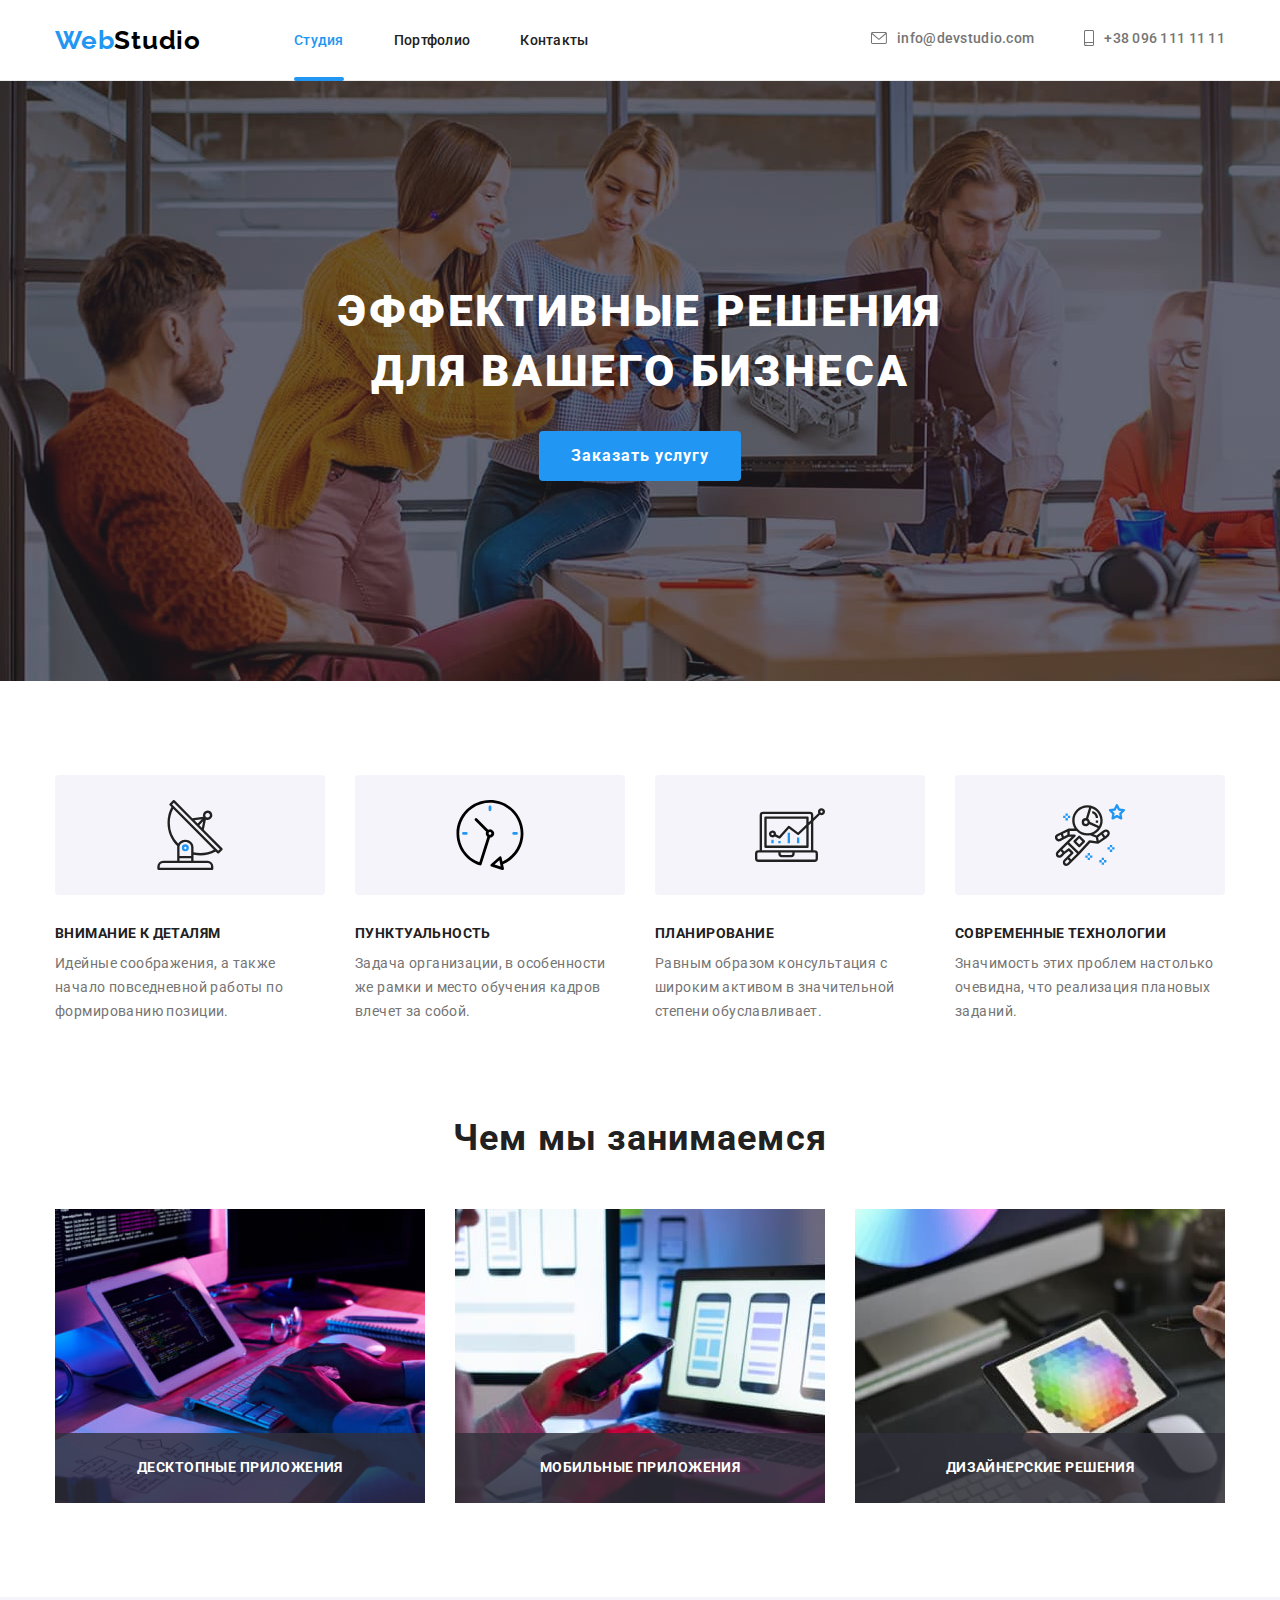
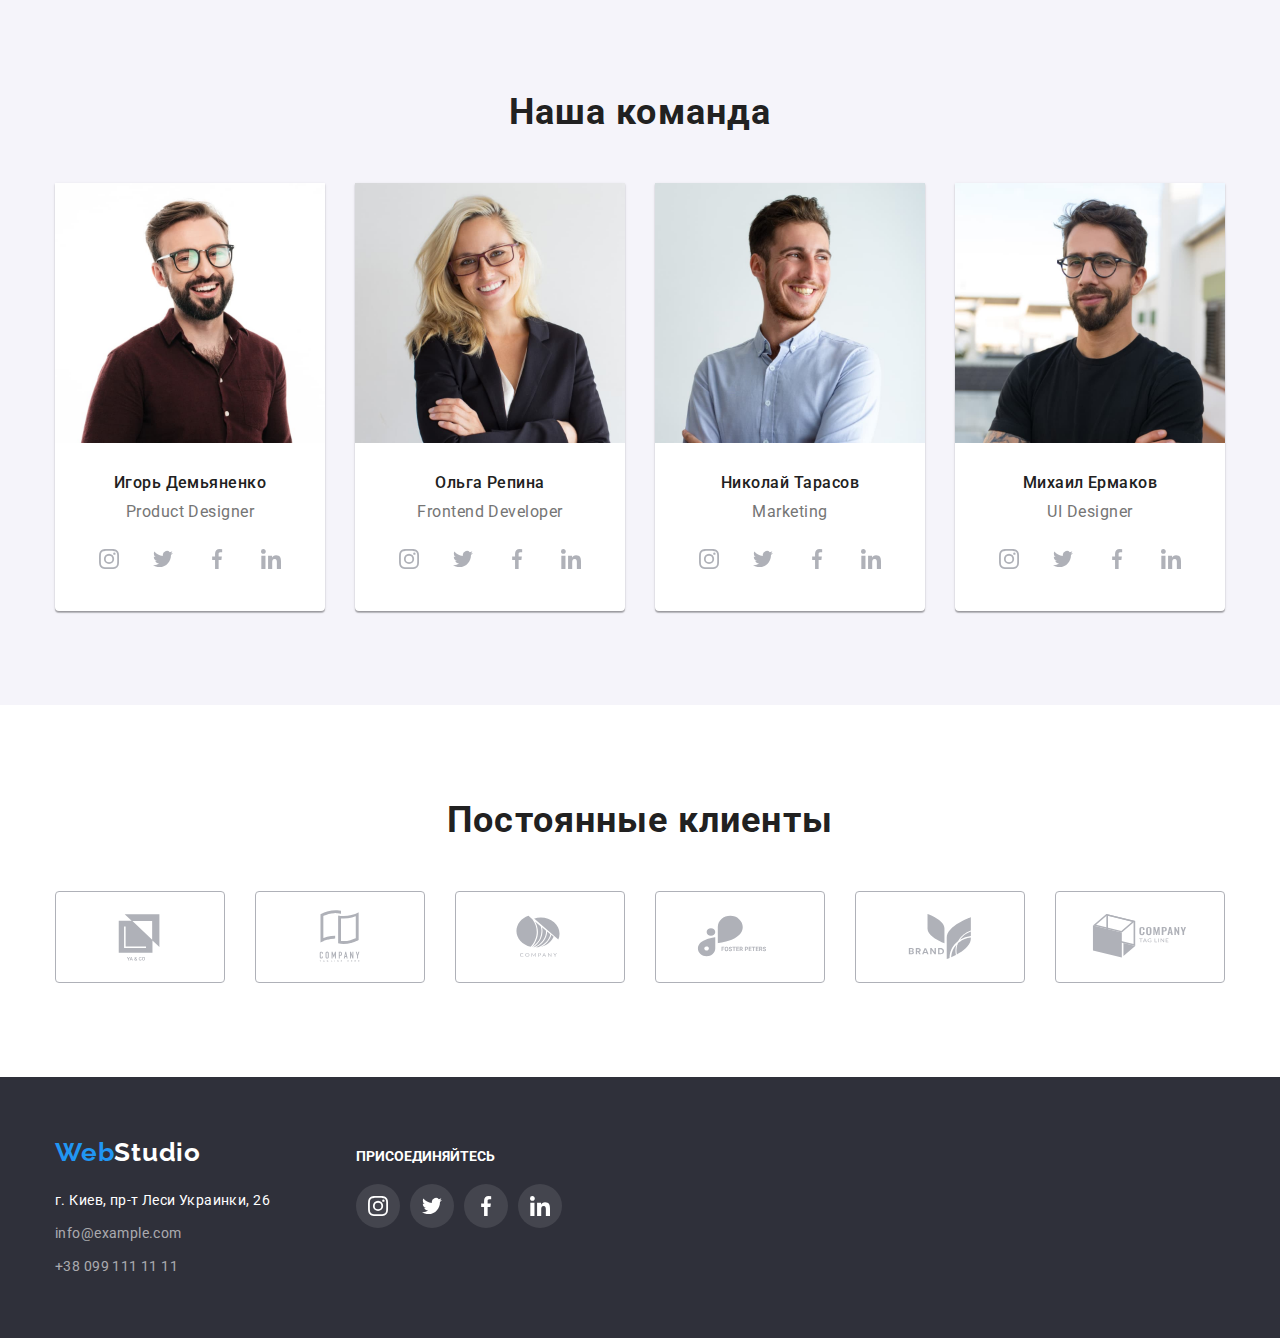
<file: index.html>
<!DOCTYPE html>
<html lang="ru">
  <head>
    <meta charset="UTF-8" />
    <meta http-equiv="X-UA-Compatible" content="IE=edge" />
    <meta name="viewport" content="width=device-width, initial-scale=1.0" />
    <title>WebStudio</title>
    <link rel="preconnect" href="https://fonts.googleapis.com" />
    <link rel="preconnect" href="https://fonts.gstatic.com" crossorigin />
    <link
      href="https://fonts.googleapis.com/css2?family=Raleway:wght@700&family=Roboto:wght@400;500;700;900&display=swap"
      rel="stylesheet"
    />
    <link
      rel="stylesheet"
      href="https://cdnjs.cloudflare.com/ajax/libs/modern-normalize/1.1.0/modern-normalize.min.css"
    />
    <link rel="stylesheet" href="./css/styles.css" />
  </head>

  <body>
    <!-- Header section -->
    <header class="header">
      <div class="container">
        <a class="logo link header-logo" href="./index.html" lang="en"
          >Web<span class="studio">Studio</span></a
        >
        <nav>
          <ul class="header-list list">
            <li class="item">
              <a class="header-link active header-link-curr link" href="./index.html">Студия</a>
            </li>
            <li class="item">
              <a class="header-link active link" href="./portfolio.html">Портфолио</a>
            </li>
            <li class="item"><a class="header-link active link" href="">Контакты</a></li>
          </ul>
        </nav>
        <ul class="header-list list contacts">
          <li class="item">
            <a class="header-mail active link" href="mailto:info@devstudio.com">
              <svg class="header-icon" width="16" height="12">
                <use href="./images/hw04/icon.svg#icon-envelope"></use>
              </svg>
              info@devstudio.com
            </a>
          </li>
          <li class="item">
            <a class="header-phone active link" href="tel:+380961111111">
              <svg class="header-icon" width="10" height="16">
                <use href="./images/hw04/icon.svg#icon-smartph"></use>
              </svg>
              +38 096 111 11 11
            </a>
          </li>
        </ul>
      </div>
    </header>
    <!-- Main section -->
    <main class="main">
      <!-- Hero section -->
      <section class="hero section">
        <div class="container">
          <h1 class="main-title">Эффективные решения для вашего бизнеса</h1>
          <button class="main-btn" type="button" data-modal-open>Заказать услугу</button>
        </div>
      </section>
      <!-- Specificity section -->
      <section class="specificity section">
        <div class="container">
          <h2 class="visually-hidden">Особенности компании</h2>
          <ul class="main-list list">
            <li class="list-item">
              <div class="space">
                <svg class="specificity-icon" width="70" height="70">
                  <use href="./images/hw04/icon.svg#icon-antenna"></use>
                </svg>
              </div>
              <h3 class="list-title">Внимание к деталям</h3>
              <p class="list-text">
                Идейные соображения, а также начало повседневной работы по формированию позиции.
              </p>
            </li>
            <li class="list-item">
              <div class="space">
                <svg class="specificity-icon" width="70" height="70">
                  <use href="./images/hw04/icon.svg#icon-clock"></use>
                </svg>
              </div>
              <h3 class="list-title">Пунктуальность</h3>
              <p class="list-text">
                Задача организации, в особенности же рамки и место обучения кадров влечет за собой.
              </p>
            </li>
            <li class="list-item">
              <div class="space">
                <svg class="specificity-icon" width="70" height="70">
                  <use href="./images/hw04/icon.svg#icon-diagram"></use>
                </svg>
              </div>
              <h3 class="list-title">Планирование</h3>
              <p class="list-text">
                Равным образом консультация с широким активом в значительной степени обуславливает.
              </p>
            </li>
            <li class="list-item">
              <div class="space">
                <svg class="specificity-icon" width="70" height="70">
                  <use href="./images/hw04/icon.svg#icon-astronaut"></use>
                </svg>
              </div>
              <h3 class="list-title">Современные технологии</h3>
              <p class="list-text">
                Значимость этих проблем настолько очевидна, что реализация плановых заданий.
              </p>
            </li>
          </ul>
        </div>
      </section>
      <!-- To-do section -->
      <section class="to-do section">
        <div class="container">
          <h2 class="to-do-title">Чем мы занимаемся</h2>
          <ul class="main-list list">
            <li class="to-do-img">
              <img src="./images/hw01-main/box-1.jpg" alt="Вёрстка" width="370" />
              <p class="to-do-text">Десктопные приложения</p>
            </li>
            <li class="to-do-img">
              <img src="./images/hw01-main/box-2.jpg" alt="Процесс" width="370" />
              <p class="to-do-text">Мобильные приложения</p>
            </li>
            <li class="to-do-img">
              <img src="./images/hw01-main/box-3.jpg" alt="Палитра" width="370" />
              <p class="to-do-text">Дизайнерские решения</p>
            </li>
          </ul>
        </div>
      </section>
      <!-- Team section -->
      <section class="team section">
        <div class="container">
          <h2 class="team-title">Наша команда</h2>
          <ul class="main-list list">
            <li class="team-item">
              <img class="team-img" src="./images/hw01-main/img.jpg" alt="Designer" width="270" />
              <div class="team-info">
                <h3 class="team-person">Игорь Демьяненко</h3>
                <p class="position" lang="en">Product Designer</p>
                <ul class="team-social list">
                  <li class="social-item">
                    <a
                      class="social"
                      href=""
                      target="_blank"
                      rel="noopener noreferrer"
                      aria-label="instagram"
                    >
                      <svg class="social-icon" width="20" height="20">
                        <use href="./images/hw04/icon.svg#icon-inst"></use>
                      </svg>
                    </a>
                  </li>
                  <li class="social-item">
                    <a
                      class="social"
                      href=""
                      target="_blank"
                      rel="noopener noreferrer"
                      aria-label="twitter"
                    >
                      <svg class="social-icon" width="20" height="20">
                        <use href="./images/hw04/icon.svg#icon-twit"></use>
                      </svg>
                    </a>
                  </li>
                  <li class="social-item">
                    <a
                      class="social"
                      href=""
                      target="_blank"
                      rel="noopener noreferrer"
                      aria-label="facebook"
                    >
                      <svg class="social-icon" width="20" height="20">
                        <use href="./images/hw04/icon.svg#icon-fb"></use>
                      </svg>
                    </a>
                  </li>
                  <li class="social-item">
                    <a
                      class="social"
                      href=""
                      target="_blank"
                      rel="noopener noreferrer"
                      aria-label="linkedin"
                    >
                      <svg class="social-icon" width="20" height="20">
                        <use href="./images/hw04/icon.svg#icon-linkedin"></use>
                      </svg>
                    </a>
                  </li>
                </ul>
              </div>
            </li>
            <li class="team-item">
              <img
                class="team-img"
                src="./images/hw01-main/img-(1).jpg"
                alt="Developer"
                width="270"
              />
              <div class="team-info">
                <h3 class="team-person">Ольга Репина</h3>
                <p class="position" lang="en">Frontend Developer</p>
                <ul class="team-social list">
                  <li class="social-item">
                    <a
                      class="social"
                      href=""
                      target="_blank"
                      rel="noopener noreferrer"
                      aria-label="instagram"
                    >
                      <svg class="social-icon" width="20" height="20">
                        <use href="./images/hw04/icon.svg#icon-inst"></use>
                      </svg>
                    </a>
                  </li>
                  <li class="social-item">
                    <a
                      class="social"
                      href=""
                      target="_blank"
                      rel="noopener noreferrer"
                      aria-label="instagram"
                    >
                      <svg class="social-icon" width="20" height="20">
                        <use href="./images/hw04/icon.svg#icon-twit"></use>
                      </svg>
                    </a>
                  </li>
                  <li class="social-item">
                    <a
                      class="social"
                      href=""
                      target="_blank"
                      rel="noopener noreferrer"
                      aria-label="instagram"
                    >
                      <svg class="social-icon" width="20" height="20">
                        <use href="./images/hw04/icon.svg#icon-fb"></use>
                      </svg>
                    </a>
                  </li>
                  <li class="social-item">
                    <a
                      class="social"
                      href=""
                      target="_blank"
                      rel="noopener noreferrer"
                      aria-label="instagram"
                    >
                      <svg class="social-icon" width="20" height="20">
                        <use href="./images/hw04/icon.svg#icon-linkedin"></use>
                      </svg>
                    </a>
                  </li>
                </ul>
              </div>
            </li>
            <li class="team-item">
              <img
                class="team-img"
                src="./images/hw01-main/img-(2).jpg"
                alt="Marketing"
                width="270"
              />
              <div class="team-info">
                <h3 class="team-person">Николай Тарасов</h3>
                <p class="position" lang="en">Marketing</p>
                <ul class="team-social list">
                  <li class="social-item">
                    <a
                      class="social"
                      href=""
                      target="_blank"
                      rel="noopener noreferrer"
                      aria-label="instagram"
                    >
                      <svg class="social-icon" width="20" height="20">
                        <use href="./images/hw04/icon.svg#icon-inst"></use>
                      </svg>
                    </a>
                  </li>
                  <li class="social-item">
                    <a
                      class="social"
                      href=""
                      target="_blank"
                      rel="noopener noreferrer"
                      aria-label="instagram"
                    >
                      <svg class="social-icon" width="20" height="20">
                        <use href="./images/hw04/icon.svg#icon-twit"></use>
                      </svg>
                    </a>
                  </li>
                  <li class="social-item">
                    <a
                      class="social"
                      href=""
                      target="_blank"
                      rel="noopener noreferrer"
                      aria-label="instagram"
                    >
                      <svg class="social-icon" width="20" height="20">
                        <use href="./images/hw04/icon.svg#icon-fb"></use>
                      </svg>
                    </a>
                  </li>
                  <li class="social-item">
                    <a
                      class="social"
                      href=""
                      target="_blank"
                      rel="noopener noreferrer"
                      aria-label="instagram"
                    >
                      <svg class="social-icon" width="20" height="20">
                        <use href="./images/hw04/icon.svg#icon-linkedin"></use>
                      </svg>
                    </a>
                  </li>
                </ul>
              </div>
            </li>
            <li class="team-item">
              <img
                class="team-img"
                src="./images/hw01-main/img-(3).jpg"
                alt="UI Designer"
                width="270"
              />
              <div class="team-info">
                <h3 class="team-person">Михаил Ермаков</h3>
                <p class="position" lang="en">UI Designer</p>
                <ul class="team-social list">
                  <li class="social-item">
                    <a
                      class="social"
                      href=""
                      target="_blank"
                      rel="noopener noreferrer"
                      aria-label="instagram"
                    >
                      <svg class="social-icon" width="20" height="20">
                        <use href="./images/hw04/icon.svg#icon-inst"></use>
                      </svg>
                    </a>
                  </li>
                  <li class="social-item">
                    <a
                      class="social"
                      href=""
                      target="_blank"
                      rel="noopener noreferrer"
                      aria-label="instagram"
                    >
                      <svg class="social-icon" width="20" height="20">
                        <use href="./images/hw04/icon.svg#icon-twit"></use>
                      </svg>
                    </a>
                  </li>
                  <li class="social-item">
                    <a
                      class="social"
                      href=""
                      target="_blank"
                      rel="noopener noreferrer"
                      aria-label="instagram"
                    >
                      <svg class="social-icon" width="20" height="20">
                        <use href="./images/hw04/icon.svg#icon-fb"></use>
                      </svg>
                    </a>
                  </li>
                  <li class="social-item">
                    <a
                      class="social"
                      href=""
                      target="_blank"
                      rel="noopener noreferrer"
                      aria-label="instagram"
                    >
                      <svg class="social-icon" width="20" height="20">
                        <use href="./images/hw04/icon.svg#icon-linkedin"></use>
                      </svg>
                    </a>
                  </li>
                </ul>
              </div>
            </li>
          </ul>
        </div>
      </section>
      <!--Clients section-->
      <section class="section">
        <div class="container">
          <h2 class="clients-title">Постоянные клиенты</h2>
          <ul class="clients-list list">
            <li class="client-item">
              <a
                href=""
                class="client-link"
                target="_blank"
                rel="noopener noreferrer"
                aria-label="yaco"
              >
                <svg class="client-icon">
                  <use href="./images/hw04/icon.svg#icon-yaco"></use>
                </svg>
              </a>
            </li>
            <li class="client-item">
              <a
                href=""
                class="client-link"
                target="_blank"
                rel="noopener noreferrer"
                aria-label="tagline"
              >
                <svg class="client-icon">
                  <use href="./images/hw04/icon.svg#icon-tagline"></use>
                </svg>
              </a>
            </li>
            <li class="client-item">
              <a
                href=""
                class="client-link"
                target="_blank"
                rel="noopener noreferrer"
                aria-label="company"
              >
                <svg class="client-icon">
                  <use href="./images/hw04/icon.svg#icon-company"></use>
                </svg>
              </a>
            </li>
            <li class="client-item">
              <a
                href=""
                class="client-link"
                target="_blank"
                rel="noopener noreferrer"
                aria-label="foster"
              >
                <svg class="client-icon">
                  <use href="./images/hw04/icon.svg#icon-foster"></use>
                </svg>
              </a>
            </li>
            <li class="client-item">
              <a
                href=""
                class="client-link"
                target="_blank"
                rel="noopener noreferrer"
                aria-label="brand"
              >
                <svg class="client-icon">
                  <use href="./images/hw04/icon.svg#icon-brand"></use>
                </svg>
              </a>
            </li>
            <li class="client-item">
              <a
                href=""
                class="client-link"
                target="_blank"
                rel="noopener noreferrer"
                aria-label="company tagline"
              >
                <svg class="client-icon">
                  <use href="./images/hw04/icon.svg#icon-compan"></use>
                </svg>
              </a>
            </li>
          </ul>
        </div>
      </section>
    </main>
    <!-- Footer section -->
    <footer class="footer">
      <div class="container">
        <div>
          <a class="logo link footer-logo" href="./index.html" lang="en"
            >Web<span class="studio">Studio</span>
          </a>
          <address class="address">
            <p class="address-text">г. Киев, пр-т Леси Украинки, 26</p>
            <a class="footer-mail active link" href="mailto:info@example.com">info@example.com</a>
            <a class="footer-phone active link" href="tel:+380991111111">+38 099 111 11 11</a>
          </address>
        </div>
        <div class="join">
          <h2 class="join-title">Присоединяйтесь</h2>
          <ul class="join-list list">
            <li class="social-item">
              <a
                class="social join-bg"
                href=""
                target="_blank"
                rel="noopener noreferrer"
                aria-label="instagram"
              >
                <svg class="social-icon join-col" width="20" height="20">
                  <use href="./images/hw04/icon.svg#icon-inst"></use>
                </svg>
              </a>
            </li>
            <li class="social-item">
              <a
                class="social join-bg"
                href=""
                target="_blank"
                rel="noopener noreferrer"
                aria-label="twitter"
              >
                <svg class="social-icon join-col" width="20" height="20">
                  <use href="./images/hw04/icon.svg#icon-twit"></use>
                </svg>
              </a>
            </li>
            <li class="social-item">
              <a
                class="social join-bg"
                href=""
                target="_blank"
                rel="noopener noreferrer"
                aria-label="facebook"
              >
                <svg class="social-icon join-col" width="20" height="20">
                  <use href="./images/hw04/icon.svg#icon-fb"></use>
                </svg>
              </a>
            </li>
            <li class="social-item">
              <a
                class="social join-bg"
                href=""
                target="_blank"
                rel="noopener noreferrer"
                aria-label="linkedin"
              >
                <svg class="social-icon join-col" width="20" height="20">
                  <use href="./images/hw04/icon.svg#icon-linkedin"></use>
                </svg>
              </a>
            </li>
          </ul>
        </div>
      </div>
    </footer>
    <div data-modal class="backdrop is-hidden">
      <div class="modal">
        <button data-modal-close class="close-modal">
          <svg class="icon-close" width="18" height="18">
            <use href="./images/hw04/icon.svg#close"></use>
          </svg>
        </button>
      </div>
    </div>
    <script src="./js/modal.js"></script>
  </body>
</html>
</file>
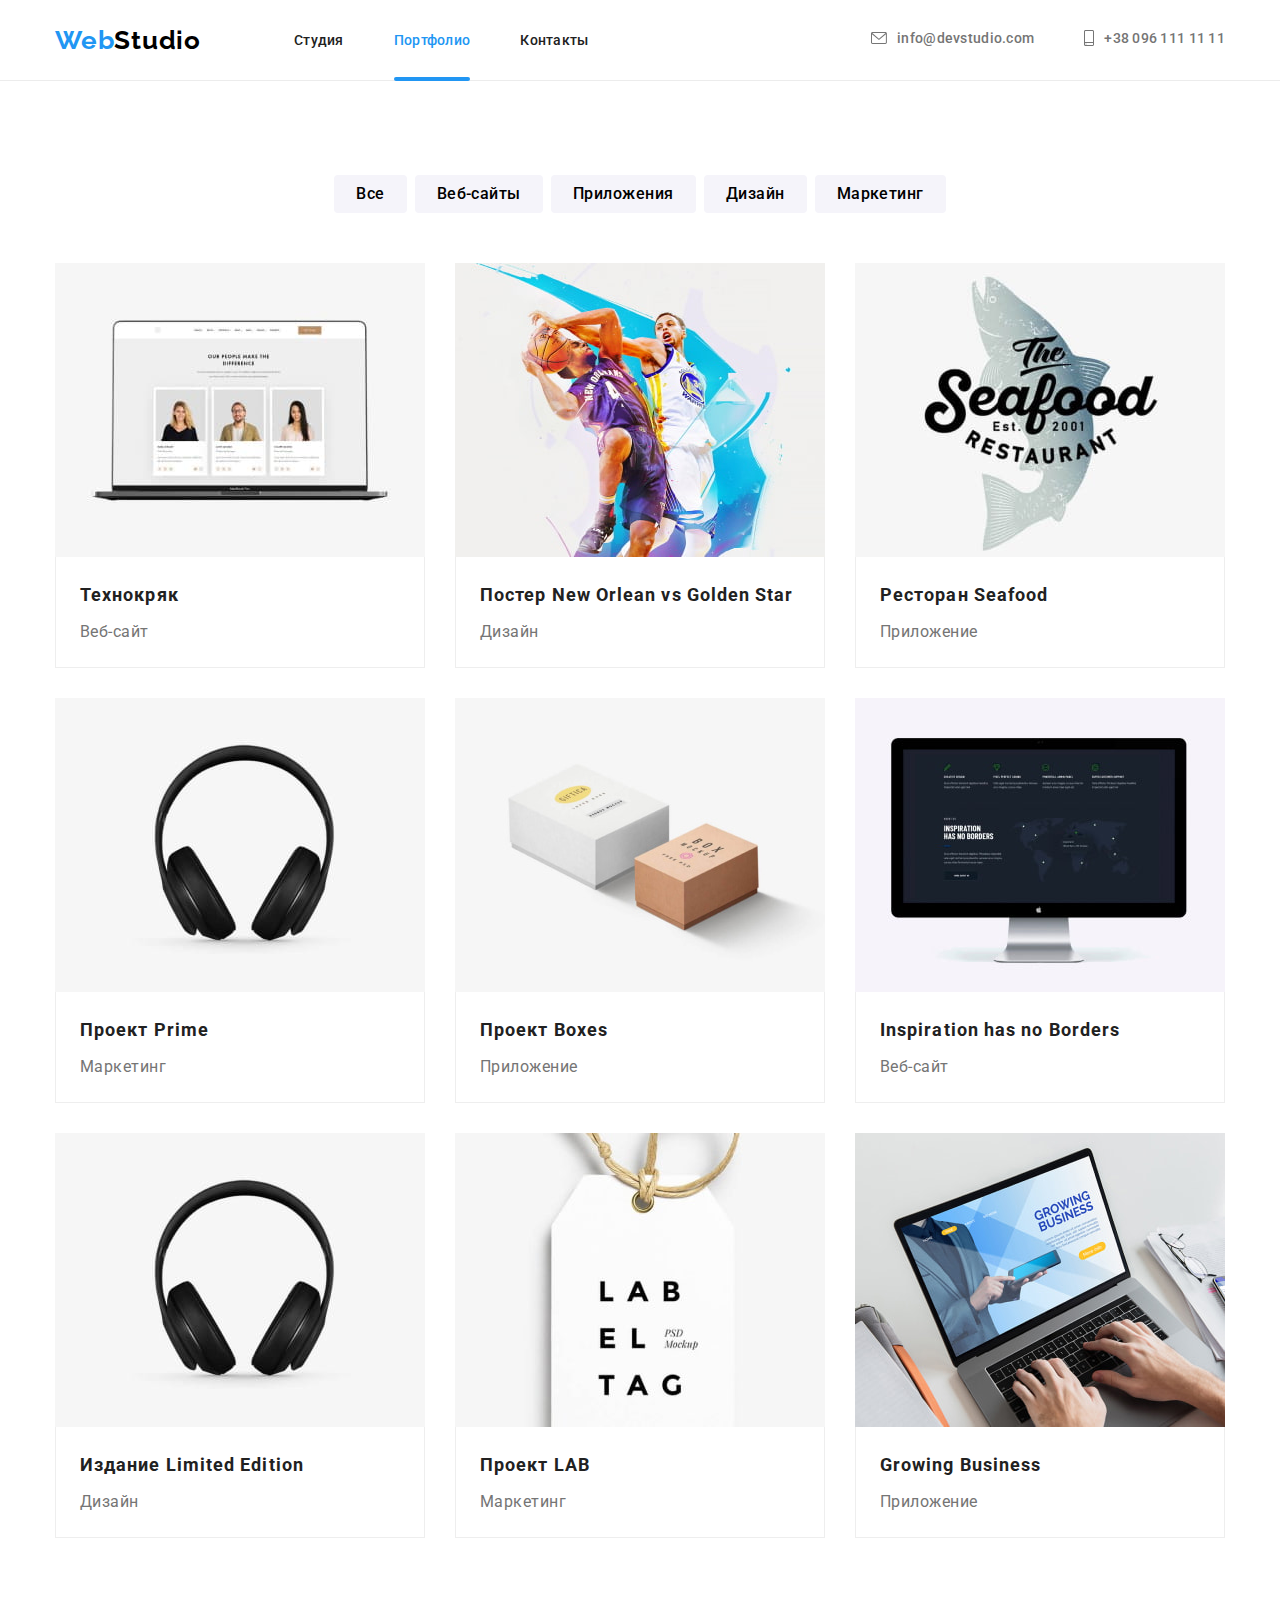
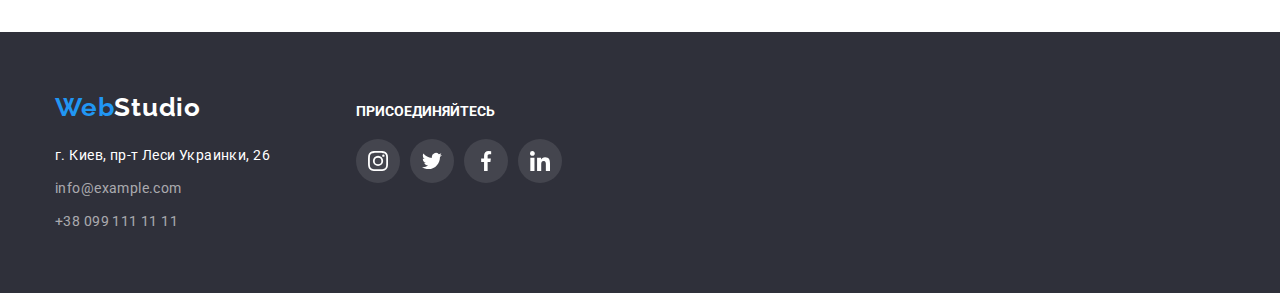
<file: portfolio.html>
<!DOCTYPE html>
<html lang="en">
  <head>
    <meta charset="UTF-8" />
    <meta http-equiv="X-UA-Compatible" content="IE=edge" />
    <meta name="viewport" content="width=device-width, initial-scale=1.0" />
    <title>Portfolio</title>
    <link rel="preconnect" href="https://fonts.googleapis.com" />
    <link rel="preconnect" href="https://fonts.gstatic.com" crossorigin />
    <link
      href="https://fonts.googleapis.com/css2?family=Raleway:wght@700&family=Roboto:wght@400;500;700;900&display=swap"
      rel="stylesheet"
    />
    <link
      rel="stylesheet"
      href="https://cdnjs.cloudflare.com/ajax/libs/modern-normalize/1.1.0/modern-normalize.min.css"
    />
    <link rel="stylesheet" href="./css/styles.css" />
  </head>

  <body>
    <header class="header">
      <div class="container">
        <a class="logo link header-logo" href="./index.html" lang="en"
          >Web<span class="studio">Studio</span>
        </a>
        <nav>
          <ul class="header-list list">
            <li class="item">
              <a class="header-link active link" href="./index.html">Студия</a>
            </li>
            <li class="item">
              <a class="header-link active header-link-curr link" href="./portfolio.html"
                >Портфолио</a
              >
            </li>
            <li class="item"><a class="header-link active link" href="">Контакты</a></li>
          </ul>
        </nav>
        <ul class="header-list list contacts">
          <li class="item">
            <a class="header-mail active link" href="mailto:info@devstudio.com">
              <svg class="header-icon" width="16" height="12">
                <use href="./images/hw04/icon.svg#icon-envelope"></use>
              </svg>
              info@devstudio.com</a
            >
          </li>
          <li class="item">
            <a class="header-phone active link" href="tel:+380961111111">
              <svg class="header-icon" width="10" height="16">
                <use href="./images/hw04/icon.svg#icon-smartph"></use>
              </svg>
              +38 096 111 11 11</a
            >
          </li>
        </ul>
      </div>
    </header>
    <main>
      <section class="portfolio section">
        <div class="container">
          <h1 class="visually-hidden">Portfolio</h1>
          <ul class="list filter">
            <li class="filter-item"><button class="portfolio-btn" type="button">Все</button></li>
            <li class="filter-item">
              <button class="portfolio-btn" type="button">Веб-сайты</button>
            </li>
            <li class="filter-item">
              <button class="portfolio-btn" type="button">Приложения</button>
            </li>
            <li class="filter-item"><button class="portfolio-btn" type="button">Дизайн</button></li>
            <li class="filter-item">
              <button class="portfolio-btn" type="button">Маркетинг</button>
            </li>
          </ul>
          <ul class="list cards">
            <li class="card-item">
              <a class="link card-link" href="">
                <div class="thumb">
                  <img
                    class="img-item"
                    src="./images/hw02-main/techno-crack.jpg"
                    alt="Технокряк"
                    width="370"
                  />
                  <div class="img-overlay">
                    <p class="img-text">
                      Ресурс предлагает комплексные предложения с разным уровнем функционала и
                      сервисов. Все это позволит посетителю получить исчерпывающие сведения о
                      компании или частном лице.
                    </p>
                  </div>
                </div>
                <div class="head-descr">
                  <h2 class="portfolio-title">Технокряк</h2>
                  <p class="portfolio-descr">Веб-сайт</p>
                </div>
              </a>
            </li>
            <li class="card-item">
              <a href="" class="card-link link">
                <div class="thumb">
                  <img
                    class="img-item"
                    src="./images/hw02-main/new-orlean-vs-golden-star.jpg"
                    alt="Постер"
                    width="370"
                  />
                  <div class="img-overlay">
                    <p class="img-text">
                      Ресурс предлагает комплексные предложения с разным уровнем функционала и
                      сервисов. Все это позволит посетителю получить исчерпывающие сведения о
                      компании или частном лице.
                    </p>
                  </div>
                </div>
                <div class="head-descr">
                  <h2 class="portfolio-title">Постер New Orlean vs Golden Star</h2>
                  <p class="portfolio-descr">Дизайн</p>
                </div>
              </a>
            </li>
            <li class="card-item">
              <a class="link card-link" href="">
                <div class="thumb">
                  <img
                    class="img-item"
                    src="./images/hw02-main/seafood.jpg"
                    alt="Ресторан"
                    width="370"
                  />
                  <div class="img-overlay">
                    <p class="img-text">
                      Ресурс предлагает комплексные предложения с разным уровнем функционала и
                      сервисов. Все это позволит посетителю получить исчерпывающие сведения о
                      компании или частном лице.
                    </p>
                  </div>
                </div>
                <div class="head-descr">
                  <h2 class="portfolio-title">Ресторан Seafood</h2>
                  <p class="portfolio-descr">Приложение</p>
                </div>
              </a>
            </li>
            <li class="card-item">
              <a class="link card-link" href="">
                <div class="thumb">
                  <img
                    class="img-item"
                    src="./images/hw02-main/prime.jpg"
                    alt="Наушники"
                    width="370"
                  />
                  <div class="img-overlay">
                    <p class="img-text">
                      Ресурс предлагает комплексные предложения с разным уровнем функционала и
                      сервисов. Все это позволит посетителю получить исчерпывающие сведения о
                      компании или частном лице.
                    </p>
                  </div>
                </div>
                <div class="head-descr">
                  <h2 class="portfolio-title">Проект Prime</h2>
                  <p class="portfolio-descr">Маркетинг</p>
                </div>
              </a>
            </li>
            <li class="card-item">
              <a class="link card-link" href="">
                <div class="thumb">
                  <img
                    class="img-item"
                    src="./images/hw02-main/boxes.jpg"
                    alt="Коробки"
                    width="370"
                  />
                  <div class="img-overlay">
                    <p class="img-text">
                      Ресурс предлагает комплексные предложения с разным уровнем функционала и
                      сервисов. Все это позволит посетителю получить исчерпывающие сведения о
                      компании или частном лице.
                    </p>
                  </div>
                </div>
                <div class="head-descr">
                  <h2 class="portfolio-title">Проект Boxes</h2>
                  <p class="portfolio-descr">Приложение</p>
                </div>
              </a>
            </li>
            <li class="card-item">
              <a class="link card-link" href="">
                <div class="thumb">
                  <img
                    class="img-item"
                    src="./images/hw02-main/no-border.jpg"
                    alt="Веб-сайт"
                    width="370"
                  />
                  <div class="img-overlay">
                    <p class="img-text">
                      Ресурс предлагает комплексные предложения с разным уровнем функционала и
                      сервисов. Все это позволит посетителю получить исчерпывающие сведения о
                      компании или частном лице.
                    </p>
                  </div>
                </div>
                <div class="head-descr">
                  <h2 class="portfolio-title">Inspiration has no Borders</h2>
                  <p class="portfolio-descr">Веб-сайт</p>
                </div>
              </a>
            </li>
            <li class="card-item">
              <a class="link card-link" href="">
                <div class="thumb">
                  <img
                    class="img-item"
                    src="./images/hw02-main/prime.jpg"
                    alt="Издание"
                    width="370"
                  />
                  <div class="img-overlay">
                    <p class="img-text">
                      Ресурс предлагает комплексные предложения с разным уровнем функционала и
                      сервисов. Все это позволит посетителю получить исчерпывающие сведения о
                      компании или частном лице.
                    </p>
                  </div>
                </div>
                <div class="head-descr">
                  <h2 class="portfolio-title">Издание Limited Edition</h2>
                  <p class="portfolio-descr">Дизайн</p>
                </div>
              </a>
            </li>
            <li class="card-item">
              <a class="link card-link" href="">
                <div class="thumb">
                  <img
                    class="img-item"
                    src="./images/hw02-main/lab.jpg"
                    alt="Эмблема"
                    width="370"
                  />
                  <div class="img-overlay">
                    <p class="img-text">
                      Ресурс предлагает комплексные предложения с разным уровнем функционала и
                      сервисов. Все это позволит посетителю получить исчерпывающие сведения о
                      компании или частном лице.
                    </p>
                  </div>
                </div>
                <div class="head-descr">
                  <h2 class="portfolio-title">Проект LAB</h2>
                  <p class="portfolio-descr">Маркетинг</p>
                </div>
              </a>
            </li>
            <li class="card-item">
              <a class="link card-link" href="">
                <div class="thumb">
                  <img
                    class="img-item"
                    src="./images/hw02-main/grow-business.jpg"
                    alt="Приложение"
                    width="370"
                  />
                  <div class="img-overlay">
                    <p class="img-text">
                      Ресурс предлагает комплексные предложения с разным уровнем функционала и
                      сервисов. Все это позволит посетителю получить исчерпывающие сведения о
                      компании или частном лице.
                    </p>
                  </div>
                </div>
                <div class="head-descr">
                  <h2 class="portfolio-title">Growing Business</h2>
                  <p class="portfolio-descr">Приложение</p>
                </div>
              </a>
            </li>
          </ul>
        </div>
      </section>
    </main>
    <footer class="footer">
      <div class="container">
        <div>
          <a class="logo link footer-logo" href="./index.html" lang="en"
            >Web<span class="studio">Studio</span>
          </a>
          <address class="address">
            <p class="address-text">г. Киев, пр-т Леси Украинки, 26</p>
            <a class="footer-mail active link" href="mailto:info@example.com">info@example.com</a>
            <a class="footer-phone active link" href="tel:+380991111111">+38 099 111 11 11</a>
          </address>
        </div>
        <div class="join">
          <h2 class="join-title">Присоединяйтесь</h2>
          <ul class="join-list list">
            <li class="social-item">
              <a
                class="social join-bg"
                href=""
                target="_blank"
                rel="noopener noreferrer"
                aria-label="instagram"
              >
                <svg class="social-icon join-col" width="20" height="20">
                  <use href="./images/hw04/icon.svg#icon-inst"></use>
                </svg>
              </a>
            </li>
            <li class="social-item">
              <a
                class="social join-bg"
                href=""
                target="_blank"
                rel="noopener noreferrer"
                aria-label="twitter"
              >
                <svg class="social-icon join-col" width="20" height="20">
                  <use href="./images/hw04/icon.svg#icon-twit"></use>
                </svg>
              </a>
            </li>
            <li class="social-item">
              <a
                class="social join-bg"
                href=""
                target="_blank"
                rel="noopener noreferrer"
                aria-label="facebook"
              >
                <svg class="social-icon join-col" width="20" height="20">
                  <use href="./images/hw04/icon.svg#icon-fb"></use>
                </svg>
              </a>
            </li>
            <li class="social-item">
              <a
                class="social join-bg"
                href=""
                target="_blank"
                rel="noopener noreferrer"
                aria-label="linkedin"
              >
                <svg class="social-icon join-col" width="20" height="20">
                  <use href="./images/hw04/icon.svg#icon-linkedin"></use>
                </svg>
              </a>
            </li>
          </ul>
        </div>
      </div>
    </footer>
  </body>
</html>
</file>
<file: css/styles.css>
/* Колір основного тексту #212121 */
/* Колір другорядного тексту #757575 */
/* білий  #FFFFFF */
/* background основний(темний)  #2F303A */
:root {
  --primary-text-color: #212121;
  --secondary-text-color: #757575;
  --white: #ffffff;
  --primary-backgr-cl: #2f303a;
  --accent-cl: #2196f3;
  --black: #000000;
  --transp-white: rgba(255, 255, 255, 0.6);
  --border: #ececec;
  --secondary-backgr-cl: #f5f4fa;
  --main-btn-hover: #188ce8;
  --border-portfolio: #eeeeee;
  --client-color: #afb1b8;
  --social-f-col: rgba(255, 255, 255, 0.1);

  --main-font: 'Roboto', sans-serif;
  --secondaty-font: 'Raleway', sans-serif;

  --cubic: cubic-bezier(0.4, 0, 0.2, 1);
}
body {
  font-family: var(--main-font);
  color: var(--primary-text-color);
}
img {
  display: block;
}

.container {
  width: 1200px;
  padding-left: 15px;
  padding-right: 15px;
  margin-left: auto;
  margin-right: auto;
}
/* reset styles */
.link {
  text-decoration: none;
  color: currentColor;
}
.list {
  list-style: none;
  padding: 0;
  margin: 0;
}
/* header section */
.header {
  border-bottom: 1px solid var(--border);
}

.header-list {
  display: flex;
}
.contacts {
  margin-left: auto;
}
.header-list .item:not(:last-child) {
  margin-right: 50px;
}

.header-logo {
  margin-right: 93px;
}
.logo {
  font-family: var(--secondaty-font);
  font-weight: 700;
  font-size: 26px;
  line-height: calc(31 / 26);
  letter-spacing: 0.03em;
  color: var(--accent-cl);
}
.studio {
  color: var(--black);
}
.header .container {
  display: flex;
  align-items: center;
}

.header-link,
.header-mail,
.header-phone {
  font-weight: 500;
  font-size: 14px;
  line-height: calc(16 / 14);
  letter-spacing: 0.02em;
  color: var(--primary-text-color);
  transition: color 250ms var(--cubic);
}

.active:hover,
.active:focus,
.header-link-curr {
  color: var(--accent-cl);
}
.header-link-curr::after {
  position: absolute;
  right: 0;
  bottom: -1px;
  content: '';
  display: block;
  width: 100%;
  height: 4px;
  border-radius: 2px;
  background-color: var(--accent-cl);
}
.header-mail,
.header-phone {
  color: var(--secondary-text-color); /*Специфікація*/

  display: inline-flex; /*SVG*/
  align-items: center; /*SVG*/
}
.header-link {
  position: relative;
  display: block;
  padding-top: 32px;
  padding-bottom: 32px;
}
/* SVG */
.header-icon {
  margin-right: 10px;
  fill: currentColor;
}

/* main section */
/* hero section */

.section {
  padding-top: 94px;
  padding-bottom: 94px;
}
.hero {
  max-width: 1600px;
  height: 600px;
  text-align: center;
  padding-top: 200px;
  padding-bottom: 200px;
  margin-left: auto;
  margin-right: auto;

  background-image: linear-gradient(to right, rgba(47, 48, 58, 0.4), rgba(47, 48, 58, 0.4)),
    url(../images/hw04/hero.jpg);
}

.main-title {
  max-width: 696px;
  height: 120px;
  margin: 0;
  margin-left: auto;
  margin-right: auto;
  margin-bottom: 30px;

  font-weight: 900;
  font-size: 44px;
  line-height: calc(60 / 44);
  letter-spacing: 0.06em;
  text-transform: uppercase;
  color: var(--white);
}
.main-btn {
  border: none;
  border-radius: 4px;

  padding-top: 10px;
  padding-right: 32px;
  padding-bottom: 10px;
  padding-left: 32px;

  font-family: inherit;
  font-weight: 700;
  font-size: 16px;
  line-height: calc(30 / 16);
  letter-spacing: 0.06em;
  color: var(--white);
  background-color: var(--accent-cl);
  cursor: pointer;
  transition: background-color 250ms var(--cubic);
}
.main-btn:hover,
.main-btn:focus {
  background-color: var(--main-btn-hover);
}

/* specifisity section */
.main-list {
  display: flex;
}
.list-item {
  width: 270px;
}
.main-list .list-item:not(:last-child) {
  margin-right: 30px;
}
.list-title {
  /*h3 - Bold за замовч.*/

  margin: 0;
  margin-bottom: 10px;

  font-size: 14px;
  line-height: calc(16 / 14);
  letter-spacing: 0.03em;
  text-transform: uppercase;
}
.list-text {
  margin: 0;
}
.list-text,
.address-text,
.footer-mail,
.footer-phone {
  font-size: 14px;
  line-height: calc(24 / 14);
  letter-spacing: 0.03em;
  color: var(--secondary-text-color);
}
/*SVG*/
.space {
  display: flex;
  justify-content: center;
  align-items: center;
  width: 270px;
  height: 120px;
  background-color: var(--secondary-backgr-cl);
  border-radius: 4px;
  margin-bottom: 30px;
}
/* To-do section */
.to-do {
  padding-top: 0;
}
.to-do-img {
  position: relative;
}
.to-do-text {
  position: absolute;
  display: inline-block;
  margin: 0;
  bottom: 0;
  left: 0;
  width: 100%;
  text-transform: uppercase;
  color: var(--white);
  font-family: inherit;
  font-weight: 700;
  font-size: 14px;
  line-height: 1.14;
  letter-spacing: 0.03em;
  text-align: center;
  padding-top: 27px;
  padding-bottom: 27px;
  background: rgba(47, 48, 58, 0.8);
}
.to-do-img:not(:last-child) {
  margin-right: 30px;
}
.to-do-title,
.team-title,
.clients-title {
  margin: 0;
  margin-bottom: 50px;
  text-align: center;

  font-size: 36px;
  line-height: calc(42 / 36);
  text-align: center;
  letter-spacing: 0.03em;
}
/* Team section */
.main-list .team-item:not(:last-child) {
  margin-right: 30px;
}

.team-person {
  margin: 0;
  margin-bottom: 10px;
}
.position {
  margin: 0;
}
.team-info {
  padding: 30px 10px;
}
.team-item {
  border-radius: 0px 0px 4px 4px;
  background-color: var(--white);
  box-shadow: 0px 1px 3px rgba(0, 0, 0, 0.12), 0px 1px 1px rgba(0, 0, 0, 0.14),
    0px 2px 1px rgba(0, 0, 0, 0.2);
}

.team {
  background-color: var(--secondary-backgr-cl);
}
.team-person {
  font-weight: 500;
  font-size: 16px;
  line-height: calc(19 / 16);
  text-align: center;
  letter-spacing: 0.03em;
}
.position {
  font-size: 16px;
  line-height: calc(19 / 16);
  text-align: center;
  letter-spacing: 0.03em;
  color: var(--secondary-text-color);
  margin-bottom: 16px;
}
/*SVG*/
.team-social {
  display: flex;
  justify-content: center;
  align-items: center;
  gap: 10px;
}

.social-icon {
  fill: var(--client-color);
  transition: fill 250ms var(--cubic);
}
.social {
  display: flex;
  justify-content: center;
  align-items: center;

  width: 44px;
  height: 44px;
  border-radius: 50%;
  transition: background-color 250ms var(--cubic);
}
.social:hover,
.social:focus {
  background-color: var(--accent-cl);
}
.social:hover .social-icon,
.social:focus .social-icon {
  fill: var(--white);
}
/*Clients section*/
.clients-list {
  display: flex;
  gap: 30px;
}

.client-link {
  display: flex;
  justify-content: center;
  align-items: center;
  width: 170px;
  height: 92px;
  border: 1px solid var(--client-color);
  border-radius: 4px;
  color: var(--client-color);
  transition: color 250ms var(--cubic), border 250ms var(--cubic);
}
.client-link:hover,
.client-link:focus {
  border-color: var(--accent-cl);
  color: var(--accent-cl);
}
.client-icon {
  display: block;
  fill: currentColor;
  width: 106px;
  height: 60px;
}

/* footer section */
.footer-logo {
  margin-bottom: 20px;
}

.address-text {
  margin: 0;
  margin-bottom: 9px;
}
.footer {
  padding-bottom: 60px;
  padding-top: 60px;
  background-color: var(--primary-backgr-cl);
}
.address {
  display: flex;
  flex-direction: column;
  margin-top: 20px;
  font-style: normal;
  width: 231px;
}
.footer-mail {
  margin-bottom: 9px;
}
.address-text,
.footer .studio {
  color: var(--white);
}
.footer-mail,
.footer-phone {
  color: rgba(255, 255, 255, 0.6);
}
.footer .container {
  display: flex;
  align-items: baseline;
}
.join {
  margin-left: 70px;
}
.join-title {
  margin: 0;
  font-family: var(--main-font), sans-serif;
  font-size: 14px;
  line-height: calc(16 / 14);
  text-transform: uppercase;
  color: var(--white);
  margin-bottom: 20px;
}
.join-list {
  display: flex;
  gap: 10px;
}
.join-bg {
  background-color: var(--social-f-col);
  transition: background-color 250ms var(--cubic);
}
.join-col {
  fill: var(--white);
}
/* PORTFOLIO PAGE */

.visually-hidden {
  position: absolute;
  width: 1px;
  height: 1px;
  margin: -1px;
  border: 0;
  padding: 0;

  white-space: nowrap;
  clip-path: inset(100%);
  clip: rect(0 0 0 0);
  overflow: hidden;
}
.filter {
  display: flex;
  justify-content: center;
  margin-bottom: 50px;
}
.cards {
  display: flex;
  flex-wrap: wrap;
  margin-top: -30px;
  margin-left: -30px;
}
.cards > .card-item {
  flex-basis: calc(100% / 3 - 30px);
  margin-top: 30px;
  margin-left: 30px;
}

.head-descr {
  padding-top: 20px;
  padding-bottom: 20px;
  padding-left: 24px;
  padding-right: 24px;
  border: 1px solid var(--border-portfolio);
  border-top: none;
}
.portfolio-title {
  margin: 0;
  margin-bottom: 4px;

  font-size: 18px;
  line-height: calc(36 / 18);
  letter-spacing: 0.06em;
}
.portfolio-descr {
  margin: 0;

  font-size: 16px;
  line-height: calc(30 / 16);
  letter-spacing: 0.03em;
  color: var(--secondary-text-color);
}
.filter .filter-item:not(:last-child) {
  margin-right: 8px;
}
.portfolio-btn {
  border: none;
  border-radius: 4px;
  padding-top: 6px;
  padding-right: 22px;
  padding-bottom: 6px;
  padding-left: 22px;

  font-family: inherit;
  font-weight: 500;
  font-size: 16px;
  line-height: calc(26 / 16);
  text-align: center;
  letter-spacing: 0.03em;
  background-color: var(--secondary-backgr-cl);
  cursor: pointer;
  transition: background-color 250ms var(--cubic), color 250ms var(--cubic),
    box-shadow 250ms var(--cubic);
}
.portfolio-btn:hover,
.portfolio-btn:focus {
  color: var(--white);
  background-color: var(--accent-cl);
  box-shadow: 0px 3px 1px rgba(0, 0, 0, 0.1), 0px 1px 2px rgba(0, 0, 0, 0.08),
    0px 2px 2px rgba(0, 0, 0, 0.12);
}
.card-link {
  display: block;
  transition: box-shadow 250ms var(--cubic);
}
.card-link:hover,
.card-link:focus {
  box-shadow: 0px 1px 1px rgba(0, 0, 0, 0.12), 0px 4px 4px rgba(0, 0, 0, 0.06),
    1px 4px 6px rgba(0, 0, 0, 0.16);
}
/*MODAL WINDOW*/
.backdrop {
  position: fixed;
  top: 0;
  left: 0;
  width: 100%;
  height: 100%;
  background: rgba(0, 0, 0, 0.2);
  opacity: 1;
  transition: visibility 250ms var(--cubic), opacity 250ms var(--cubic);
}
.backdrop.is-hidden {
  opacity: 0;
  pointer-events: none;
  visibility: hidden;
}
.backdrop.is-hidden .modal {
  transform: translate(-50%, -50%) scale(0.9);
}
.modal {
  position: absolute;
  top: 50%;
  left: 50%;
  transform: translate(-50%, -50%) scale(1);
  min-width: 528px;
  min-height: 581px;
  background-color: var(--white);
  transition: transform 250ms var(--cubic);
}
.close-modal {
  position: absolute;
  display: flex;
  justify-content: center;
  align-items: center;
  top: 0;
  right: 0;
  transform: translate(-8px, 8px);
  width: 30px;
  height: 30px;
  border-radius: 50%;
  background-color: var(--white);
  border: 1px solid rgba(0, 0, 0, 0.1);
  cursor: pointer;
}
.icon-close {
  background-color: var(--white);
}
/*POSITION*/
.thumb {
  position: relative;
  overflow: hidden;
}

.img-overlay {
  position: absolute;
  display: inline-block;
  content: '';
  top: 0;
  left: 0;
  width: 100%;
  height: 100%;
  background-color: rgba(33, 150, 243, 0.9);
  transform: translateY(100%);
  transition: transform 250ms var(--cubic);
}
.img-text {
  font-family: var(--main-font);
  font-size: 18px;
  line-height: 1.56;
  padding: 63px 24px;
  letter-spacing: 0.03em;
  color: var(--white);
}
.card-link:hover .img-overlay {
  transform: translateY(0);
}
</file>
